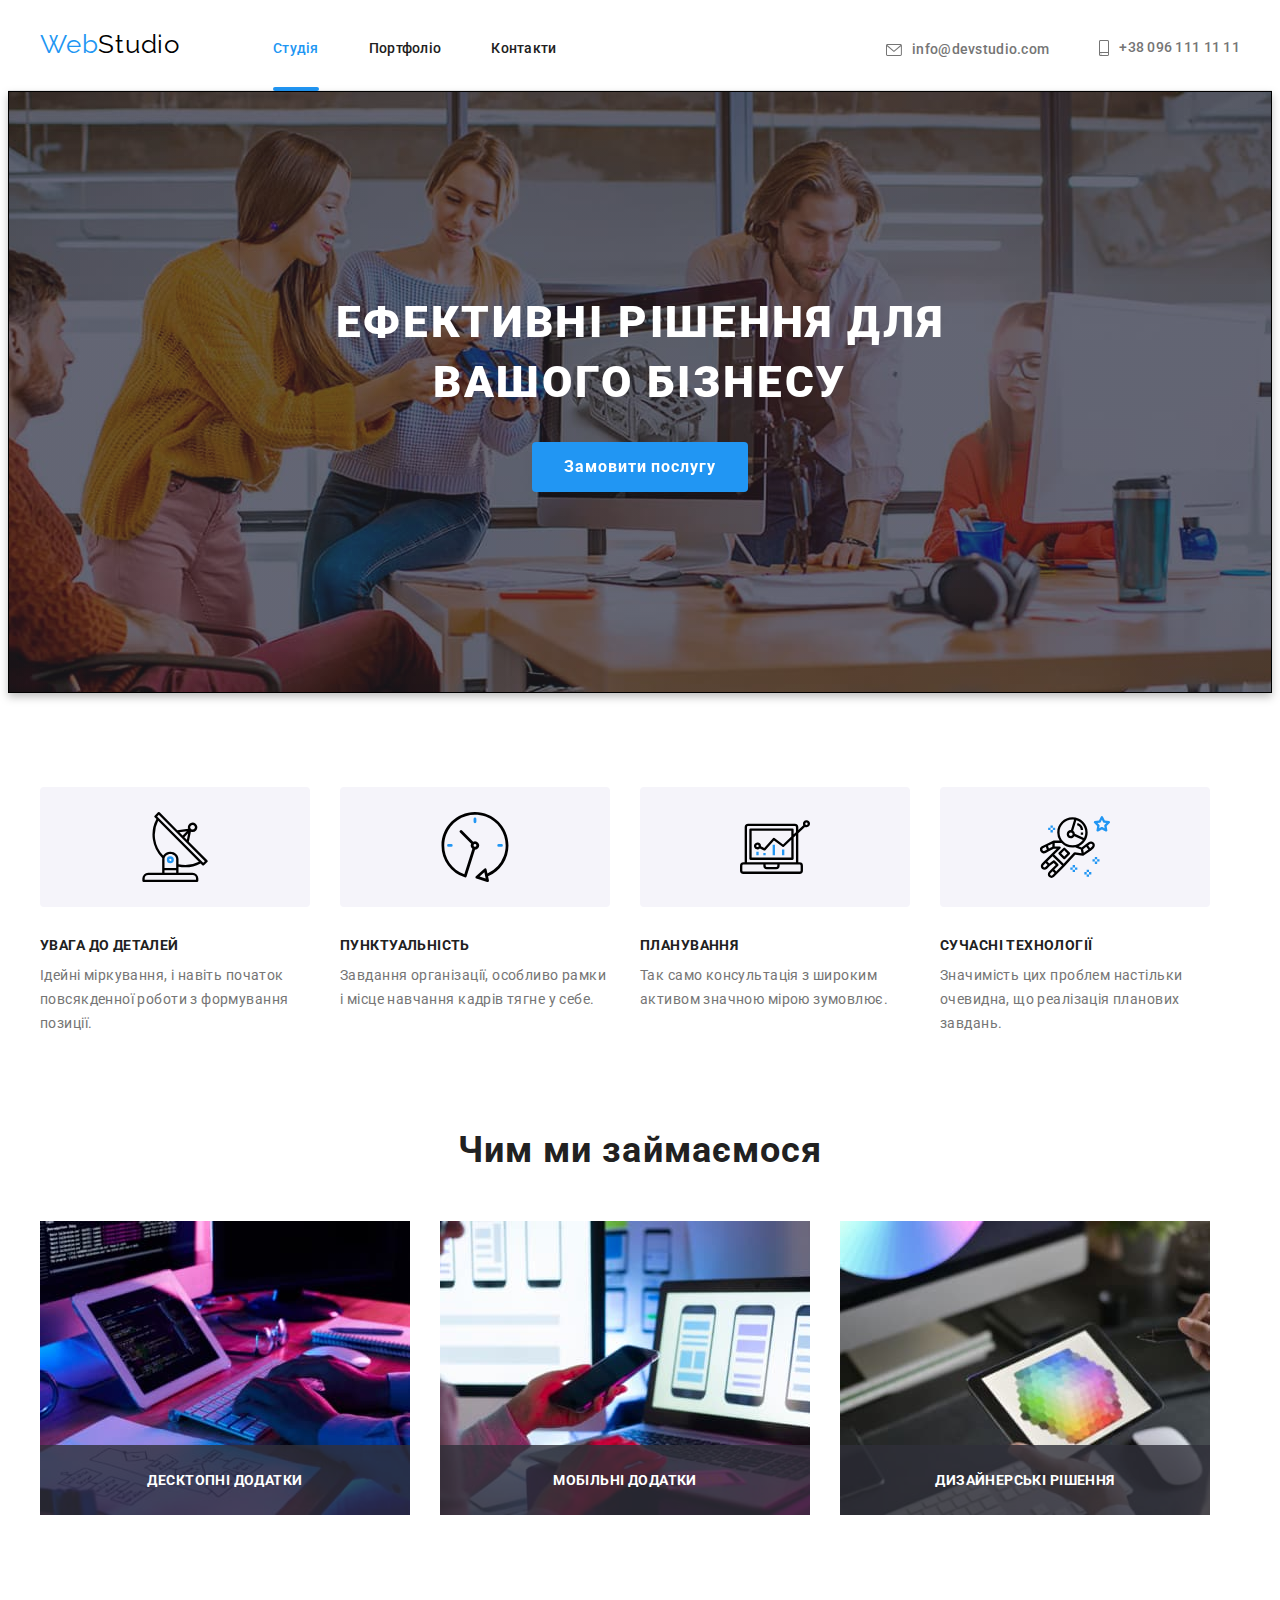
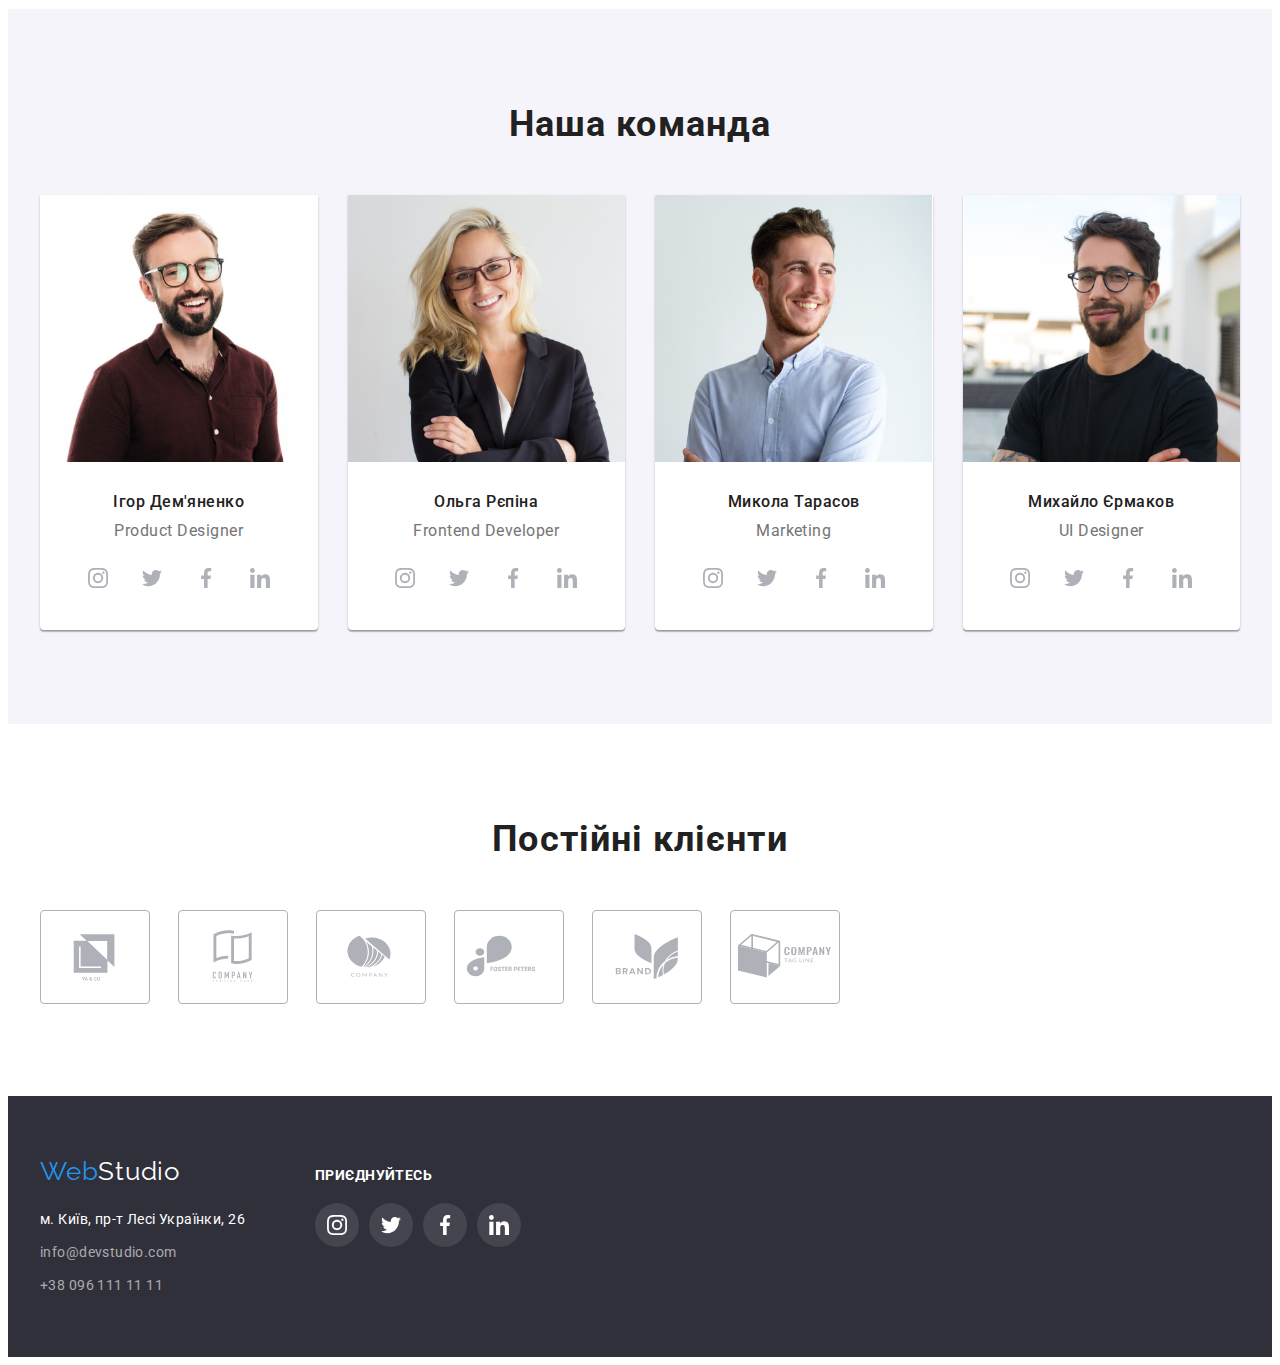
<file: index.html>
<!DOCTYPE html>
<html lang="UK">
  <head>
    <meta charset="UTF-8" />
    <meta http-equiv="X-UA-Compatible" content="IE=edge" />
    <meta name="viewport" content="width=device-width, initial-scale=1.0" />
    <title>Document</title>
    <!---------------------------- шфирти -->
    <link rel="preconnect" href="https://fonts.googleapis.com" />
    <link rel="preconnect" href="https://fonts.gstatic.com" crossorigin />
    <link
      href="https://fonts.googleapis.com/css2?family=Montserrat:wght@400;700&family=Raleway:wght@700&family=Roboto:wght@400;500;700;900&display=swap"
      rel="stylesheet"
    />
    <!-- -------------------------------нормалізатор -->
    <link
      rel="stylesheet"
      href="https://cdnjs.cloudflare.com/ajax/libs/modern-normalize/1.1.0/modern-normalize.min.css"
      integrity="sha512-wpPYUAdjBVSE4KJnH1VR1HeZfpl1ub8YT/NKx4PuQ5NmX2tKuGu6U/JRp5y+Y8XG2tV+wKQpNHVUX03MfMFn9Q=="
      crossorigin="anonymous"
      referrerpolicy="no-referrer"
    />
    <!-- ------------------------------------ екстернал табл стилів -->
    <link rel="stylesheet" href="./css/styles.css" />
  </head>
  <body>
    <header class="header">
      <!-- -----------------------------------------------контейнер -->
      <div class="container heder-container">
        <nav class="navigation">
          <a class="logo link" lang="en" href="./index.html"
            >Web<span class="header-logo">Studio</span></a
          >
          <ul class="navigation-list list">
            <li class="navigation-item">
              <a class="navigation-link link current" href="/index.html"
                >Студія</a
              >
            </li>
            <li class="navigation-item">
              <a class="navigation-link link" href="./portfolio.html"
                >Портфоліо</a
              >
            </li>
            <li class="navigation-item">
              <a class="navigation-link link" href="">Контакти</a>
            </li>
          </ul>
        </nav>
        <ul class="contact-list list">
          <li class="contact-item">
            <a class="item-contakt-link link" href="mailto:info@devstudio.com"
              ><svg class="header-mail-icon" width="16" height="12">
                <use href="./images/symbol-defs.svg#icon-envelope"></use></svg
              >info@devstudio.com</a
            >
          </li>
          <li class="contact-item">
            <a class="item-contakt-link link" href="tel:+380961111111"
              ><svg class="heder-tel-icon" width="10" height="16">
                <use href="./images/symbol-defs.svg#icon-smartphone"></use>
              </svg>
              +38 096 111 11 11</a
            >
          </li>
        </ul>
      </div>
    </header>
    <main>
      <!-- герой -->
      <!-- ---------------------------------------------------секція -->
      <section class="hero-section">
        <h1 class="hero-title">
          Ефективні рішення для <br />
          вашого бізнесу
        </h1>
        <button type="button" class="hero-btn" data-modal-open>
          Замовити послугу
        </button>
      </section>
      <!-- переваги -->
      <!-- ---------------------------------------------------секція -->
      <section class="preference-section">
        <!-- ------------------------------------------------контейнер -->
        <div class="container">
          <h2 class="preference-title visually-hidden">Переваги</h2>
          <!-- Прихований заголовок -->
          <ul class="preference-list list">
            <li class="preference-item">
              <div class="preference-picture">
                <svg class="icon-antenna" width="70" height="70">
                  <use href="./images/symbol-defs.svg#icon-antenna"></use>
                </svg>
              </div>
              <h3 class="preference-subtitle">УВАГА ДО ДЕТАЛЕЙ</h3>
              <p class="preference-text">
                Ідейні міркування, і навіть початок повсякденної роботи з
                формування позиції.
              </p>
            </li>
            <li class="preference-item">
              <div class="preference-picture">
                <svg class="icon-clock" width="70" height="70">
                  <use href="./images/symbol-defs.svg#icon-clock"></use>
                </svg>
              </div>
              <h3 class="preference-subtitle">ПУНКТУАЛЬНІСТЬ</h3>
              <p class="preference-text">
                Завдання організації, особливо рамки і місце навчання кадрів
                тягне у себе.
              </p>
            </li>
            <li class="preference-item">
              <div class="preference-picture">
                <svg class="icon-diagram" width="70" height="70">
                  <use href="./images/symbol-defs.svg#icon-diagram"></use>
                </svg>
              </div>
              <h3 class="preference-subtitle">ПЛАНУВАННЯ</h3>
              <p class="preference-text">
                Так само консультація з широким активом значною мірою зумовлює.
              </p>
            </li>
            <li class="preference-item">
              <div class="preference-picture">
                <svg class="icon-astronaut" width="70" height="70">
                  <use href="./images/symbol-defs.svg#icon-astronaut"></use>
                </svg>
              </div>
              <h3 class="preference-subtitle">СУЧАСНІ ТЕХНОЛОГІЇ</h3>
              <p class="preference-text">
                Значимість цих проблем настільки очевидна, що реалізація
                планових завдань.
              </p>
            </li>
          </ul>
        </div>
      </section>
      <!-- ЗАЙНЯТІСТЬ -->
      <!-- ---------------------------------------------------секція -->
      <section class="work work-section">
        <!-- ------------------------------------------------контейнер -->
        <div class="container">
          <h2 class="work-title">Чим ми займаємося</h2>
          <ul class="work-list list">
            <li class="work-list-item">
              <img
                src="./images/activity-1.jpg"
                alt="Людина друкує на компютері"
                width="370"
              />
              <div class="work-overlay">
                <p class="work-text-overlay">Десктопні додатки</p>
              </div>
            </li>
            <li class="work-list-item">
              <img
                src="./images/activity-2.jpg"
                alt="Синхронізація мобільного телефону та компютера"
                width="370"
              />
              <div class="work-overlay">
                <p class="work-text-overlay">Мобільні додатки</p>
              </div>
            </li>
            <li class="work-list-item">
              <img
                src="./images/activity-3.jpg"
                alt="Людина малює фігури на планшеті"
                width="370"
              />
              <div class="work-overlay">
                <p class="work-text-overlay">Дизайнерські рішення</p>
              </div>
            </li>
          </ul>
        </div>
      </section>
      <!-- КОМАНДА -->
      <!-- ----------------------------------------------------секція -->
      <section class="team-section">
        <!-- ------------------------------------------------контейнер -->
        <div class="container">
          <h2 class="team-title">Наша команда</h2>
          <ul class="team-list list">
            <li class="team-list-item">
              <img
                class="team-list-img"
                src="./images/photo-1.jpg"
                alt="Член команди №1"
              />
              <div class="teammate-info">
                <h3 class="team-subtitle">Ігор Дем'яненко</h3>
                <p class="team-text">Product Designer</p>
                <ul class="socials-contacts list">
                  <li class="social-contacts-item">
                    <a
                      class="social-contacts-link link"
                      href="https://www.instagram.com/"
                      target="_blank"
                      rel="noopener noreferrer nofollow"
                      aria-label="Інстаграм"
                    >
                      <svg class="team-soc-icon" width="20" height="20">
                        <use
                          href="./images/symbol-defs.svg#icon-instagram"
                        ></use>
                      </svg>
                    </a>
                  </li>
                  <li class="social-contacts-item">
                    <a
                      class="social-contacts-link link"
                      href="https://twitter.com/"
                      target="_blank"
                      rel="noopener noreferrer nofollow"
                      aria-label="Твіттер"
                    >
                      <svg class="team-soc-icon" width="20" height="20">
                        <use href="./images/symbol-defs.svg#icon-twitter"></use>
                      </svg>
                    </a>
                  </li>
                  <li class="social-contacts-item">
                    <a
                      class="social-contacts-link link"
                      href="https://www.facebook.com/"
                      target="_blank"
                      rel="noopener noreferrer nofollow"
                      aria-label="Фейсбук"
                    >
                      <svg class="team-soc-icon" width="20" height="20">
                        <use
                          href="./images/symbol-defs.svg#icon-facebook"
                        ></use>
                      </svg>
                    </a>
                  </li>
                  <li class="social-contacts-item">
                    <a
                      class="social-contacts-link link"
                      href="https://www.linkedin.com"
                      target="_blank"
                      rel="noopener noreferrer nofollow"
                      aria-label="Лінкедін"
                    >
                      <svg class="team-soc-icon" width="20" height="20">
                        <use
                          href="./images/symbol-defs.svg#icon-linkedin"
                        ></use>
                      </svg>
                    </a>
                  </li>
                </ul>
              </div>
            </li>
            <li class="team-list-item">
              <img
                class="team-list-img"
                src="./images/photo-2.jpg"
                alt="Член команди №2"
              />
              <div class="teammate-info">
                <h3 class="team-subtitle">Ольга Рєпіна</h3>
                <p class="team-text">Frontend Developer</p>
                <ul class="socials-contacts list">
                  <li class="social-contacts-item">
                    <a
                      class="social-contacts-link link"
                      href="https://www.instagram.com/"
                      target="_blank"
                      rel="noopener noreferrer nofollow"
                      aria-label="Інстаграм"
                    >
                      <svg class="team-soc-icon" width="20" height="20">
                        <use
                          href="./images/symbol-defs.svg#icon-instagram"
                        ></use>
                      </svg>
                    </a>
                  </li>
                  <li class="social-contacts-item">
                    <a
                      class="social-contacts-link link"
                      href="https://twitter.com/"
                      target="_blank"
                      rel="noopener noreferrer nofollow"
                      aria-label="Твіттер"
                    >
                      <svg class="team-soc-icon" width="20" height="20">
                        <use href="./images/symbol-defs.svg#icon-twitter"></use>
                      </svg>
                    </a>
                  </li>
                  <li class="social-contacts-item">
                    <a
                      class="social-contacts-link link"
                      href="https://www.facebook.com/"
                      target="_blank"
                      rel="noopener noreferrer nofollow"
                      aria-label="Фейсбук"
                    >
                      <svg class="team-soc-icon" width="20" height="20">
                        <use
                          href="./images/symbol-defs.svg#icon-facebook"
                        ></use>
                      </svg>
                    </a>
                  </li>
                  <li class="social-contacts-item">
                    <a
                      class="social-contacts-link link"
                      href="https://www.linkedin.com"
                      target="_blank"
                      rel="noopener noreferrer nofollow"
                      aria-label="Лінкедін"
                    >
                      <svg class="team-soc-icon" width="20" height="20">
                        <use
                          href="./images/symbol-defs.svg#icon-linkedin"
                        ></use>
                      </svg>
                    </a>
                  </li>
                </ul>
              </div>
            </li>
            <li class="team-list-item">
              <img
                class="team-list-img"
                src="./images/photo-3.jpg"
                alt="Член команди №3"
              />
              <div class="teammate-info">
                <h3 class="team-subtitle">Микола Тарасов</h3>
                <p class="team-text">Marketing</p>
                <ul class="socials-contacts list">
                  <li class="social-contacts-item">
                    <a
                      class="social-contacts-link link"
                      href="https://www.instagram.com/"
                      target="_blank"
                      rel="noopener noreferrer nofollow"
                      aria-label="Інстаграм"
                    >
                      <svg class="team-soc-icon" width="20" height="20">
                        <use
                          href="./images/symbol-defs.svg#icon-instagram"
                        ></use>
                      </svg>
                    </a>
                  </li>
                  <li class="social-contacts-item">
                    <a
                      class="social-contacts-link link"
                      href="https://twitter.com/"
                      target="_blank"
                      rel="noopener noreferrer nofollow"
                      aria-label="Твіттер"
                    >
                      <svg class="team-soc-icon" width="20" height="20">
                        <use href="./images/symbol-defs.svg#icon-twitter"></use>
                      </svg>
                    </a>
                  </li>
                  <li class="social-contacts-item">
                    <a
                      class="social-contacts-link link"
                      href="https://www.facebook.com/"
                      target="_blank"
                      rel="noopener noreferrer nofollow"
                      aria-label="Фейсбук"
                    >
                      <svg class="team-soc-icon" width="20" height="20">
                        <use
                          href="./images/symbol-defs.svg#icon-facebook"
                        ></use>
                      </svg>
                    </a>
                  </li>
                  <li class="social-contacts-item">
                    <a
                      class="social-contacts-link link"
                      href="https://www.linkedin.com"
                      target="_blank"
                      rel="noopener noreferrer nofollow"
                      aria-label="Лінкедін"
                    >
                      <svg class="team-soc-icon" width="20" height="20">
                        <use
                          href="./images/symbol-defs.svg#icon-linkedin"
                        ></use>
                      </svg>
                    </a>
                  </li>
                </ul>
              </div>
            </li>
            <li class="team-list-item">
              <img
                class="team-list-img"
                src="./images/photo-4.jpg"
                alt="Член команди №4"
              />
              <div class="teammate-info">
                <h3 class="team-subtitle">Михайло Єрмаков</h3>
                <p class="team-text">UI Designer</p>
                <ul class="socials-contacts list">
                  <li class="social-contacts-item">
                    <a
                      class="social-contacts-link link"
                      href="https://www.instagram.com/"
                      target="_blank"
                      rel="noopener noreferrer nofollow"
                      aria-label="Інстаграм"
                    >
                      <svg class="team-soc-icon" width="20" height="20">
                        <use
                          href="./images/symbol-defs.svg#icon-instagram"
                        ></use>
                      </svg>
                    </a>
                  </li>
                  <li class="social-contacts-item">
                    <a
                      class="social-contacts-link link"
                      href="https://twitter.com/"
                      target="_blank"
                      rel="noopener noreferrer nofollow"
                      aria-label="Твіттер"
                    >
                      <svg class="team-soc-icon" width="20" height="20">
                        <use href="./images/symbol-defs.svg#icon-twitter"></use>
                      </svg>
                    </a>
                  </li>
                  <li class="social-contacts-item">
                    <a
                      class="social-contacts-link link"
                      href="https://www.facebook.com/"
                      target="_blank"
                      rel="noopener noreferrer nofollow"
                      aria-label="Фейсбук"
                    >
                      <svg class="team-soc-icon" width="20" height="20">
                        <use
                          href="./images/symbol-defs.svg#icon-facebook"
                        ></use>
                      </svg>
                    </a>
                  </li>
                  <li class="social-contacts-item">
                    <a
                      class="social-contacts-link link"
                      href="https://www.linkedin.com"
                      target="_blank"
                      rel="noopener noreferrer nofollow"
                      aria-label="Лінкедін"
                    >
                      <svg class="team-soc-icon" width="20" height="20">
                        <use
                          href="./images/symbol-defs.svg#icon-linkedin"
                        ></use>
                      </svg>
                    </a>
                  </li>
                </ul>
              </div>
            </li>
          </ul>
        </div>
      </section>
      <!-- -----------------------------------------ПОСТІЙНІ КЛІЄНТИ -->
      <!-- --------------------------------------------секція -->
      <section class="clients-section">
        <div class="container">
          <h2 class="clients-title">Постійні клієнти</h2>
          <ul class="clients-list list">
            <li class="client-item">
              <a
                class="client-link link"
                href=""
                target="_blank"
                rel="noopener noreferrer nofollow"
                aria-label="клієнт"
              >
                <svg class="clients-icon" width="106" height="60">
                  <use href="./images/symbol-defs.svg#icon-Logo"></use></svg
              ></a>
            </li>
            <li class="client-item">
              <a
                class="client-link link"
                href=""
                target="_blank"
                rel="noopener noreferrer nofollow"
                aria-label="клієнт"
              >
                <svg class="clients-icon" width="106" height="60">
                  <use href="./images/symbol-defs.svg#icon-Logo-1"></use></svg
              ></a>
            </li>
            <li class="client-item">
              <a
                class="client-link link"
                href=""
                target="_blank"
                rel="noopener noreferrer nofollow"
                aria-label="клієнт"
              >
                <svg class="clients-icon" width="106" height="60">
                  <use href="./images/symbol-defs.svg#icon-Logo-2"></use></svg
              ></a>
            </li>
            <li class="client-item">
              <a
                class="client-link link"
                href=""
                target="_blank"
                rel="noopener noreferrer nofollow"
                aria-label="клієнт"
              >
                <svg class="clients-icon" width="106" height="60">
                  <use href="./images/symbol-defs.svg#icon-Logo-3"></use></svg
              ></a>
            </li>
            <li class="client-item">
              <a
                class="client-link link"
                href=""
                target="_blank"
                rel="noopener noreferrer nofollow"
                aria-label="клієнт"
              >
                <svg class="clients-icon" width="106" height="60">
                  <use href="./images/symbol-defs.svg#icon-Logo-4"></use></svg
              ></a>
            </li>
            <li class="client-item">
              <a
                class="client-link link"
                href=""
                target="_blank"
                rel="noopener noreferrer nofollow"
                aria-label="клієнт"
              >
                <svg class="clients-icon" width="106" height="60">
                  <use href="./images/symbol-defs.svg#icon-Logo-5"></use></svg
              ></a>
            </li>
          </ul>
        </div>
      </section>
    </main>
    <!-- ФУТЕР -->
    <footer class="footer">
      <!-- -----------------------------------------------контейнер -->
      <div class="container footer-container">
        <div class="footer-addres">
          <a class="logo-link-footer link" href="./index.html"
            >Web<span class="footer-logo">Studio</span></a
          >
          <address class="address">
            <ul class="address-list list">
              <li class="address-link-item">
                <a
                  class="address-map"
                  href=""
                  target="_blank"
                  rel="noopener noreferrer nofollow"
                  >м. Київ, пр-т Лесі Українки, 26</a
                >
              </li>
              <li class="address-link-item">
                <a class="address-mail" href="mailto:info@devstudio.com"
                  >info@devstudio.com</a
                >
              </li>
              <li class="address-link-item">
                <a class="address-tel" href="tel:+380961111111"
                  >+38 096 111 11 11</a
                >
              </li>
            </ul>
          </address>
        </div>
        <div class="social-footer">
          <h3 class="social-frtitle">приєднуйтесь</h3>
          <ul class="social-frlist list">
            <li class="social-fritem">
              <a
                class="social-frlink link"
                href="https://www.instagram.com/"
                target="_blank"
                rel="noopener noreferrer nofollow"
                aria-label="Інстаграм"
              >
                <svg class="footer-soc-icon" width="20" height="20">
                  <use
                    href="./images/symbol-defs.svg#icon-instagram"
                  ></use></svg
              ></a>
            </li>
            <li class="social-fritem">
              <a
                class="social-frlink link"
                href="https://twitter.com/"
                target="_blank"
                rel="noopener noreferrer nofollow"
                aria-label="Твіттер"
              >
                <svg class="footer-soc-icon" width="20" height="20">
                  <use href="./images/symbol-defs.svg#icon-twitter"></use></svg
              ></a>
            </li>
            <li class="social-fritem">
              <a
                class="social-frlink link"
                href="https://www.facebook.com/"
                target="_blank"
                rel="noopener noreferrer nofollow"
                aria-label="Фейсбук"
              >
                <svg class="footer-soc-icon" width="20" height="20">
                  <use href="./images/symbol-defs.svg#icon-facebook"></use></svg
              ></a>
            </li>
            <li class="social-fritem">
              <a
                class="social-frlink link"
                href="https://www.linkedin.com"
                target="_blank"
                rel="noopener noreferrer nofollow"
                aria-label="Лінкедін"
              >
                <svg class="footer-soc-icon" width="20" height="20">
                  <use href="./images/symbol-defs.svg#icon-linkedin"></use></svg
              ></a>
            </li>
          </ul>
        </div>
      </div>
    </footer>
    <!-- MОДАЛКА -->
    <div class="backdrop is-hidden" data-modal>
      <div class="modal">
        <button class="button-close" type="button" data-modal-close>
          <svg class="icon-close" width="11" height="11">
            <use href="./images/symbol-defs.svg#icon-Vector"></use>
          </svg>
        </button>
      </div>
    </div>
    <!-- Скріпт -->
    <script src="./js/modal.js"></script>
  </body>
</html>
</file>
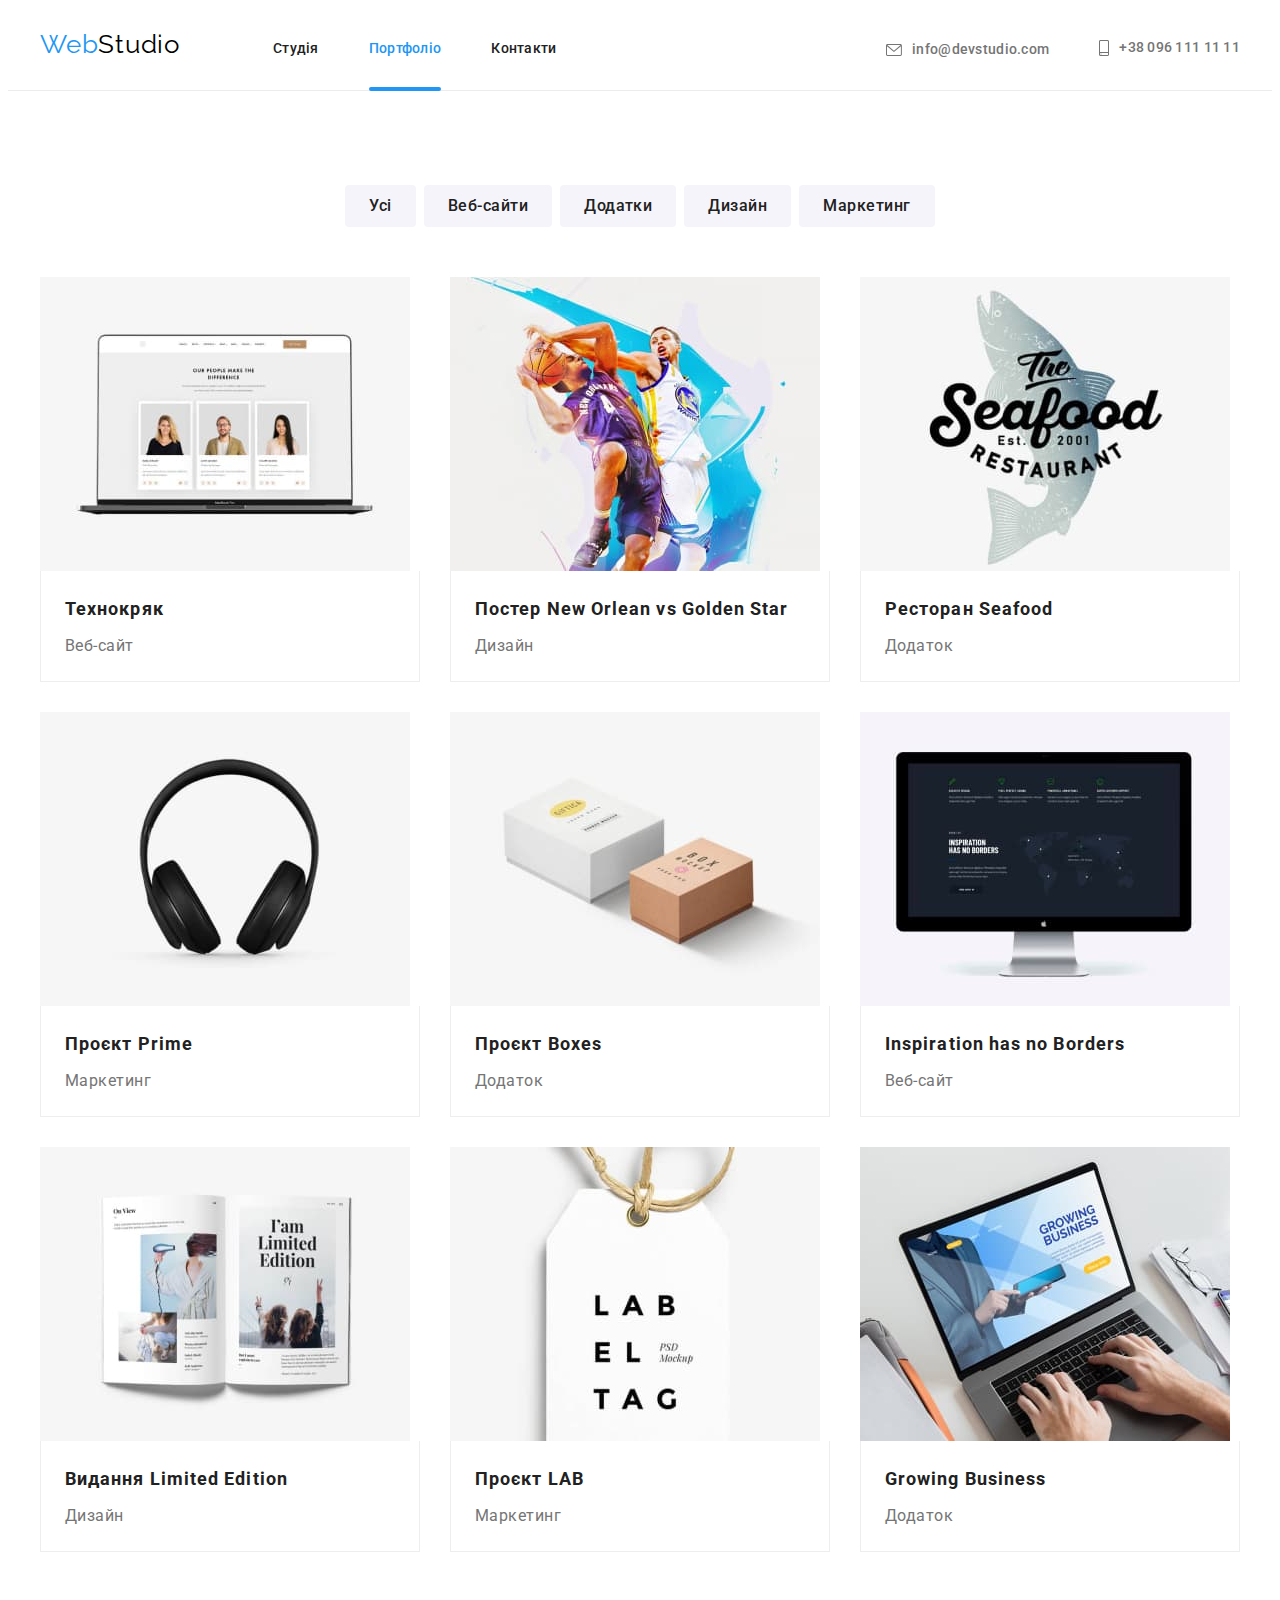
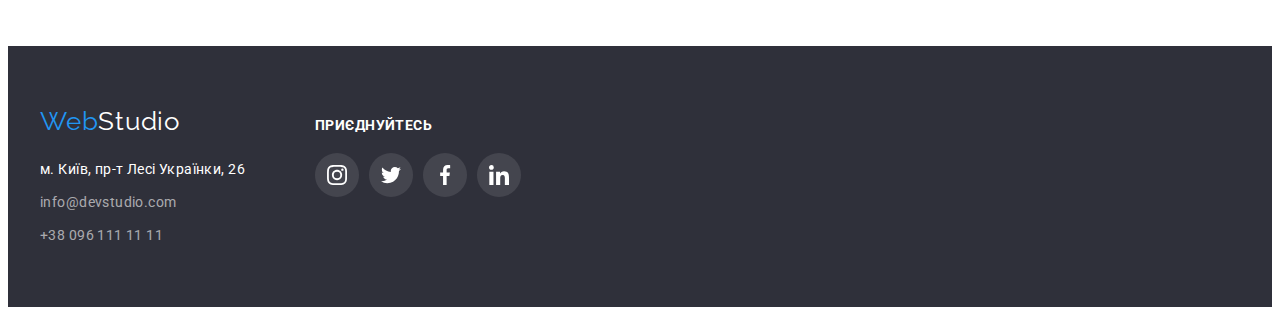
<file: portfolio.html>
<!DOCTYPE html>
<html lang="UK">
  <head>
    <meta charset="UTF-8" />
    <meta http-equiv="X-UA-Compatible" content="IE=edge" />
    <meta name="viewport" content="width=device-width, initial-scale=1.0" />
    <title>Document</title>
    <!---------------------------- шфирти -->
    <link rel="preconnect" href="https://fonts.googleapis.com" />
    <link rel="preconnect" href="https://fonts.gstatic.com" crossorigin />
    <link
      href="https://fonts.googleapis.com/css2?family=Montserrat:wght@400;700&family=Raleway:wght@700&family=Roboto:wght@400;500;700;900&display=swap"
      rel="stylesheet"
    />
    <!-- -------------------------------нормалізатор -->
    <link
      rel="stylesheet"
      href="https://cdnjs.cloudflare.com/ajax/libs/modern-normalize/1.1.0/modern-normalize.min.css"
      integrity="sha512-wpPYUAdjBVSE4KJnH1VR1HeZfpl1ub8YT/NKx4PuQ5NmX2tKuGu6U/JRp5y+Y8XG2tV+wKQpNHVUX03MfMFn9Q=="
      crossorigin="anonymous"
      referrerpolicy="no-referrer"
    />
    <!-- ------------------------------------ екстернал табл стилів -->
    <link rel="stylesheet" href="./css/styles.css" />
  </head>
  <body>
    <header class="header">
      <!-- -----------------------------------------------контейнер -->
      <div class="container heder-container">
        <nav class="navigation">
          <a class="logo link" lang="en" href="./index.html"
            >Web<span class="header-logo">Studio</span></a
          >
          <ul class="navigation-list list">
            <li class="navigation-item">
              <a class="navigation-link link" href="./index.html">Студія</a>
            </li>
            <li class="navigation-item">
              <a class="navigation-link link current" href="">Портфоліо</a>
            </li>
            <li class="navigation-item">
              <a class="navigation-link link" href="">Контакти</a>
            </li>
          </ul>
        </nav>
        <ul class="contact-list list">
          <li class="contact-item">
            <a class="item-contakt-link link" href="mailto:info@devstudio.com"
              ><svg class="header-mail-icon" width="16" height="12">
                <use href="./images/symbol-defs.svg#icon-envelope"></use></svg
              >info@devstudio.com</a
            >
          </li>
          <li class="contact-item">
            <a class="item-contakt-link link" href="tel:+380961111111"
              ><svg class="heder-tel-icon" width="10" height="16">
                <use href="./images/symbol-defs.svg#icon-smartphone"></use>
              </svg>
              +38 096 111 11 11</a
            >
          </li>
        </ul>
      </div>
    </header>
    <main>
      <!-- секція -->
      <section class="portfolio-section">
        <!-- контейнер -->
        <div class="container">
          <!-- прихований -->
          <h1 class="portfolio-title visually-hidden">Категорії</h1>
          <!-- ----------------------------------------------кнопки -->
          <ul class="portfolio-filtrs list">
            <!-- ховер - фокус -->
            <li class="p-filtr-item">
              <button type="button" class="filtr-btn">Усі</button>
            </li>
            <li class="p-filtr-item">
              <button type="button" class="filtr-btn">Веб-сайти</button>
            </li>
            <li class="p-filtr-item">
              <button type="button" class="filtr-btn">Додатки</button>
            </li>
            <li class="p-filtr-item">
              <button type="button" class="filtr-btn">Дизайн</button>
            </li>
            <li class="p-filtr-item">
              <button type="button" class="filtr-btn">Маркетинг</button>
            </li>
          </ul>
          <!-- ----------------------------------------------проекти -->
          <ul class="portfolio-projects list">
            <li class="p-projects-item">
              <a class="p-projects-link link" href="">
                <div class="project-overlay-thumb">
                  <img src="./images/portfolio1.jpg" alt="команда з трьох" />
                  <div class="project-overlay">
                    <p class="project-overlay-text">
                      Ресурс пропонує комплексні пропозиції з різним рівнем
                      функціоналу та сервісів. Все це дозволить відвідувачу
                      отримати вичерпні відомості про компанію чи приватну
                      особу.
                    </p>
                  </div>
                </div>

                <div class="project-info">
                  <h2 class="p-projects-title">Технокряк</h2>
                  <p class="p-projects-text">Веб-сайт</p>
                </div>
              </a>
            </li>
            <li class="p-projects-item">
              <a class="p-projects-link link" href="">
                <div class="project-overlay-thumb">
                  <img src="./images/portfolio2.jpg" alt="баскетбол" />
                  <div class="project-overlay">
                    <p class="project-overlay-text">
                      Ресурс пропонує комплексні пропозиції з різним рівнем
                      функціоналу та сервісів. Все це дозволить відвідувачу
                      отримати вичерпні відомості про компанію чи приватну
                      особу.
                    </p>
                  </div>
                </div>

                <div class="project-info">
                  <h2 class="p-projects-title">
                    Постер New Orlean vs Golden Star
                  </h2>
                  <p class="p-projects-text">Дизайн</p>
                </div>
              </a>
            </li>
            <li class="p-projects-item">
              <a class="p-projects-link link" href="">
                <div class="project-overlay-thumb">
                  <img src="./images/portfolio3.jpg" alt="реклама ректорану" />
                  <div class="project-overlay">
                    <p class="project-overlay-text">
                      Ресурс пропонує комплексні пропозиції з різним рівнем
                      функціоналу та сервісів. Все це дозволить відвідувачу
                      отримати вичерпні відомості про компанію чи приватну
                      особу.
                    </p>
                  </div>
                </div>
                <div class="project-info">
                  <h2 class="p-projects-title">Ресторан Seafood</h2>
                  <p class="p-projects-text">Додаток</p>
                </div>
              </a>
            </li>
            <li class="p-projects-item">
              <a class="p-projects-link link" href="">
                <div class="project-overlay-thumb">
                  <img src="./images/portfolio4.jpg" alt="навушники" />
                  <div class="project-overlay">
                    <p class="project-overlay-text">
                      Ресурс пропонує комплексні пропозиції з різним рівнем
                      функціоналу та сервісів. Все це дозволить відвідувачу
                      отримати вичерпні відомості про компанію чи приватну
                      особу.
                    </p>
                  </div>
                </div>

                <div class="project-info">
                  <h2 class="p-projects-title">Проєкт Prime</h2>
                  <p class="p-projects-text">Маркетинг</p>
                </div>
              </a>
            </li>
            <li class="p-projects-item">
              <a class="p-projects-link link" href="">
                <div class="project-overlay-thumb">
                  <img
                    src="./images/portfolio5.jpg"
                    alt="дві коробочки з картону"
                  />
                  <div class="project-overlay">
                    <p class="project-overlay-text">
                      Ресурс пропонує комплексні пропозиції з різним рівнем
                      функціоналу та сервісів. Все це дозволить відвідувачу
                      отримати вичерпні відомості про компанію чи приватну
                      особу.
                    </p>
                  </div>
                </div>
                <div class="project-info">
                  <h2 class="p-projects-title">Проєкт Boxes</h2>
                  <p class="p-projects-text">Додаток</p>
                </div>
              </a>
            </li>
            <li class="p-projects-item">
              <a class="p-projects-link link" href="">
                <div class="project-overlay-thumb">
                  <img src="./images/portfolio6.jpg" alt="компютер" />
                  <div class="project-overlay">
                    <p class="project-overlay-text">
                      Ресурс пропонує комплексні пропозиції з різним рівнем
                      функціоналу та сервісів. Все це дозволить відвідувачу
                      отримати вичерпні відомості про компанію чи приватну
                      особу.
                    </p>
                  </div>
                </div>

                <div class="project-info">
                  <h2 class="p-projects-title">Inspiration has no Borders</h2>
                  <p class="p-projects-text">Веб-сайт</p>
                </div>
              </a>
            </li>
            <li class="p-projects-item">
              <a class="p-projects-link link" href="">
                <div class="project-overlay-thumb">
                  <img src="./images/portfolio7.jpg" alt="книга" />
                  <div class="project-overlay">
                    <p class="project-overlay-text">
                      Ресурс пропонує комплексні пропозиції з різним рівнем
                      функціоналу та сервісів. Все це дозволить відвідувачу
                      отримати вичерпні відомості про компанію чи приватну
                      особу.
                    </p>
                  </div>
                </div>
                <div class="project-info">
                  <h2 class="p-projects-title">Видання Limited Edition</h2>
                  <p class="p-projects-text">Дизайн</p>
                </div>
              </a>
            </li>
            <li class="p-projects-item">
              <a class="p-projects-link link" href="">
                <div class="project-overlay-thumb">
                  <img src="./images/portfolio8.jpg" alt="етикетка" />
                  <div class="project-overlay">
                    <p class="project-overlay-text">
                      Ресурс пропонує комплексні пропозиції з різним рівнем
                      функціоналу та сервісів. Все це дозволить відвідувачу
                      отримати вичерпні відомості про компанію чи приватну
                      особу.
                    </p>
                  </div>
                </div>

                <div class="project-info">
                  <h2 class="p-projects-title">Проєкт LAB</h2>
                  <p class="p-projects-text">Маркетинг</p>
                </div>
              </a>
            </li>
            <li class="p-projects-item">
              <a class="p-projects-link link" href="">
                <div class="project-overlay-thumb">
                  <img src="./images/portfolio9.jpg" alt="ноутбук" />
                  <div class="project-overlay">
                    <p class="project-overlay-text">
                      Ресурс пропонує комплексні пропозиції з різним рівнем
                      функціоналу та сервісів. Все це дозволить відвідувачу
                      отримати вичерпні відомості про компанію чи приватну
                      особу.
                    </p>
                  </div>
                </div>

                <div class="project-info">
                  <h2 class="p-projects-title">Growing Business</h2>
                  <p class="p-projects-text">Додаток</p>
                </div>
              </a>
            </li>
          </ul>
        </div>
      </section>
    </main>
    <!-- ФУТЕР -->
    <footer class="footer">
      <!-- -----------------------------------------------контейнер -->
      <div class="container footer-container">
        <div class="footer-addres">
          <a class="logo-link-footer link" href="./index.html"
            >Web<span class="footer-logo">Studio</span></a
          >
          <address class="address">
            <ul class="address-list list">
              <li class="address-link-item">
                <a
                  class="address-map"
                  href=""
                  target="_blank"
                  rel="noopener noreferrer nofollow"
                  >м. Київ, пр-т Лесі Українки, 26</a
                >
              </li>
              <li class="address-link-item">
                <a class="address-mail" href="mailto:info@devstudio.com"
                  >info@devstudio.com</a
                >
              </li>
              <li class="address-link-item">
                <a class="address-tel" href="tel:+380961111111"
                  >+38 096 111 11 11</a
                >
              </li>
            </ul>
          </address>
        </div>
        <div class="social-footer">
          <h3 class="social-frtitle">приєднуйтесь</h3>
          <ul class="social-frlist list">
            <li class="social-fritem">
              <a
                class="social-frlink link"
                href="https://www.instagram.com/"
                target="_blank"
                rel="noopener noreferrer nofollow"
                aria-label="Інстаграм"
              >
                <svg class="footer-soc-icon" width="20" height="20">
                  <use
                    href="./images/symbol-defs.svg#icon-instagram"
                  ></use></svg
              ></a>
            </li>
            <li class="social-fritem">
              <a
                class="social-frlink link"
                href="https://twitter.com/"
                target="_blank"
                rel="noopener noreferrer nofollow"
                aria-label="Твіттер"
              >
                <svg class="footer-soc-icon" width="20" height="20">
                  <use href="./images/symbol-defs.svg#icon-twitter"></use></svg
              ></a>
            </li>
            <li class="social-fritem">
              <a
                class="social-frlink link"
                href="https://www.facebook.com/"
                target="_blank"
                rel="noopener noreferrer nofollow"
                aria-label="Фейсбук"
              >
                <svg class="footer-soc-icon" width="20" height="20">
                  <use href="./images/symbol-defs.svg#icon-facebook"></use></svg
              ></a>
            </li>
            <li class="social-fritem">
              <a
                class="social-frlink link"
                href="https://www.linkedin.com"
                target="_blank"
                rel="noopener noreferrer nofollow"
                aria-label="Лінкедін"
              >
                <svg class="footer-soc-icon" width="20" height="20">
                  <use href="./images/symbol-defs.svg#icon-linkedin"></use></svg
              ></a>
            </li>
          </ul>
        </div>
      </div>
    </footer>
  </body>
</html>
</file>
<file: css/styles.css>
:root {
  --brand-color: #2196f3;
  --text-color: #757575;
  --anima-tz: 250ms cubic-bezier(0.4, 0, 0.2, 1);
}

html {
  scroll-behavior: smooth;
}

body {
  font-family: "Roboto", sans-serif;
  background-color: #ffffff;
}

/*---------------------- лінк ліст */
.link {
  text-decoration: none;
}
.list {
  list-style: none;
  margin: 0;
  padding: 0;
}
h1,
h2,
h3,
h4,
h5,
h6,
p {
  margin: 0;
}
img {
  display: block;
  max-width: 100%;
  height: auto;
}
.container {
  width: 1200px;
  padding-left: 15px;
  padding-right: 15px;
  margin-left: auto;
  margin-right: auto;
}
/* ------------------------------Хедер */
.header {
  background-color: #ffffff;
  border-bottom: 1px solid #ececec;
}
.heder-container {
  display: flex;
  align-items: center;
}
.logo {
  font-family: "Raleway", sans-serif;
  font-size: 26px;
  line-height: 1.19;
  letter-spacing: 0.03em;
  color: var(--brand-color);
}

.header-logo {
  color: #000000;
}

/*------- навігація */

.navigation {
  display: flex;
  align-items: baseline;
}

.navigation-list {
  display: flex;
  margin-left: 93px;
  text-align: center;
}
.navigation-item:not(:last-child) {
  margin-right: 50px;
}

.navigation-link {
  display: block;
  padding-top: 32px;
  padding-bottom: 32px;

  font-weight: 500;
  font-size: 14px;
  line-height: 1.14;
  letter-spacing: 0.02em;
  color: #212121;

  position: relative;
  transition: color var(--anima-tz);
}
.navigation-link:hover,
.navigation-link:focus {
  color: var(--brand-color);
}
.contact-list {
  display: flex;
  margin-left: auto;
  align-items: baseline;
}
.contact-item:not(:last-child) {
  margin-right: 50px;
}
.item-contakt-link {
  display: flex;
  align-items: center;
  padding-top: 32px;
  padding-bottom: 32px;

  font-weight: 500;
  font-size: 14px;
  line-height: 1.14;
  letter-spacing: 0.02em;
  color: var(--text-color);

  transition: color var(--anima-tz);
}
.header-mail-icon,
.heder-tel-icon {
  fill: currentColor;
  margin-right: 10px;
}
.item-contakt-link:hover,
.item-contakt-link:focus {
  color: var(--brand-color);
}
.navigation-link.current {
  color: var(--brand-color);
}

.navigation-link.current::after {
  content: "";
  display: inline-block;
  height: 4px;
  width: 100%;
  background: var(--brand-color);
  border-radius: 2px;

  position: absolute;
  left: 0;
  bottom: -2px;
}
/* transform: translateY(46px); або боттом -2 */

/*------------------------------ ГЕРОЙ */
.hero-section {
  max-width: 1600px;
  margin-left: auto;
  margin-right: auto;
  padding-top: 200px;
  padding-bottom: 200px;
  text-align: center;
  border: 1px solid #000000;
  filter: drop-shadow(0px 4px 4px rgba(0, 0, 0, 0.25));

  background: #2f303a;
  background-image: linear-gradient(
      rgba(47, 48, 58, 0.4),
      rgba(47, 48, 58, 0.4)
    ),
    url(../images/hero-img.jpg);
  background-repeat: no-repeat;
  background-position: center;
  background-size: cover;
}

.hero-title {
  font-weight: 900;
  font-size: 44px;
  line-height: calc(60 / 44);
  text-align: center;
  letter-spacing: 0.06em;
  text-transform: uppercase;
  color: #ffffff;
  margin-bottom: 30px;
}

.hero-btn {
  display: inline-block;
  font-family: inherit;
  font-style: normal;
  font-weight: 700;
  font-size: 16px;
  line-height: calc(30 / 16);
  letter-spacing: 0.06em;
  color: #ffffff;

  min-width: 216px;
  min-height: 50px;
  padding: 8px 30px;
  border-radius: 4px;
  border-color: transparent;
  cursor: pointer;
  background: var(--brand-color);

  transition: background var(--anima-tz);
}

.hero-btn:hover,
.hero-btn:focus {
  background-color: rgb(7, 102, 190);
}

/*------------------------------ ПЕРЕВАГИ */
.preference-section {
  padding-top: 94px;
  padding-bottom: 94px;
}
.visually-hidden {
  position: absolute;
  white-space: nowrap;
  width: 1px;
  height: 1px;
  overflow: hidden;
  border: 0;
  padding: 0;
  clip: rect(0 0 0 0);
  clip-path: inset(50%);
  margin: -1px;
}
.preference-list {
  display: flex;
  text-align: left;
  gap: 30px;
}
.preference-item {
  width: 270px;
}
.preference-picture {
  display: flex;
  justify-content: center;
  align-items: center;
  height: 120px;
  background-color: #f5f4fa;
  border-radius: 4px;
  margin-bottom: 30px;
}

.preference-subtitle {
  font-size: 14px;
  line-height: calc(16 / 14);
  letter-spacing: 0.03em;
  text-transform: uppercase;
  color: #212121;

  margin-bottom: 10px;
}
.preference-text {
  font-size: 14px;
  line-height: calc(24 / 14);
  letter-spacing: 0.03em;
  color: var(--text-color);
}

/* -----------------------------ЗАЙНЯТІСТЬ */
.work-section {
  padding-bottom: 94px;
}
.work-title {
  font-size: 36px;
  line-height: calc(42 / 36);
  text-align: center;
  letter-spacing: 0.03em;
  color: #212121;

  margin-bottom: 50px;
}
.work-list {
  display: flex;
  gap: 30px;
}
.work-list-item {
  position: relative;
}
.work-overlay {
  position: absolute;
  bottom: 0;

  width: 100%;
  padding-top: 27px;
  padding-bottom: 27px;
  background-color: rgba(47, 48, 58, 0.8);
}
.work-text-overlay {
  font-weight: 700;
  font-size: 14px;
  line-height: calc(16 / 14);
  text-align: center;
  letter-spacing: 0.03em;
  text-transform: uppercase;
  color: #ffffff;
}

/* ------------------------------КОМАНДА */
.team-section {
  padding-top: 94px;
  padding-bottom: 94px;
  background: #f5f4fa;
}

.team-title {
  font-size: 36px;
  line-height: calc(42 / 36);
  text-align: center;
  letter-spacing: 0.03em;
  color: #212121;
  margin-bottom: 50px;
}
.team-list {
  display: flex;
  margin-left: -30px;
  margin-top: -30px;
}

.team-list-item {
  flex-basis: calc(100% / 4 - 30px);
  margin-left: 30px;
  margin-top: 30px;
  border-radius: 0px 0px 4px 4px;
  background: #ffffff;
  box-shadow: 0px 1px 3px rgba(0, 0, 0, 0.12), 0px 1px 1px rgba(0, 0, 0, 0.14),
    0px 2px 1px rgba(0, 0, 0, 0.2);
}
.teammate-info {
  text-align: center;
  padding-top: 30px;
  padding-bottom: 30px;
}
.team-subtitle {
  font-weight: 500;
  font-size: 16px;
  line-height: calc(19 / 16);
  letter-spacing: 0.03em;
  color: #212121;

  margin-bottom: 10px;
}
.team-text {
  font-size: 16px;
  line-height: calc(19 / 16);
  letter-spacing: 0.03em;
  color: var(--text-color);
  margin-bottom: 16px;
}
.socials-contacts {
  display: flex;
  justify-content: center;
  align-items: center;
  gap: 10px;
}
.social-contacts-item {
  width: 44px;
  height: 44px;
}
.social-contacts-link {
  display: flex;
  justify-content: center;
  align-items: center;
  border-radius: 50%;
  width: 100%;
  height: 100%;
  color: #afb1b8;
  transition: background-color var(--anima-tz), color var(--anima-tz);
}

.social-contacts-link:hover,
.social-contacts-link:focus {
  background-color: var(--brand-color);
  color: #ffffff;
}

.team-soc-icon {
  fill: currentColor;
}

/* <!-- -----------ПОСТІЙНІ КЛІЄНТИ --> */
.clients-section {
  padding-top: 94px;
  padding-bottom: 94px;
}
.clients-title {
  font-size: 36px;
  line-height: calc(42 / 36);
  text-align: center;
  letter-spacing: 0.03em;
  color: #212121;
  margin-bottom: 50px;
}

.clients-list {
  display: flex;
  gap: 30px;
}
.client-item {
  flex-basis: calc((100% -30 * 5) / 6);
  height: 92px;
}
.client-link {
  width: 100%;
  height: 100%;

  display: flex;
  justify-content: center;
  align-items: center;
  color: #afb1b8;
  border: 1px solid #afb1b8;
  border-radius: 4px;
  transition: color var(--anima-tz), border var(--anima-tz);
}
.client-link:hover,
.client-link:focus {
  border: 1px solid var(--brand-color);
  color: var(--brand-color);
}
.clients-icon {
  fill: currentColor;
}

/* _____________________ФУТЕР */

.footer {
  background: #2f303a;
  padding-top: 60px;
  padding-bottom: 60px;
}
.footer-container {
  display: flex;
  align-items: baseline;
}
.logo-link-footer {
  display: inline-block;
  font-family: "Raleway", sans-serif;
  font-size: 26px;
  line-height: calc(31 / 26);
  letter-spacing: 0.03em;
  color: var(--brand-color);
  margin-bottom: 20px;
}
.footer-logo {
  color: #ffffff;
}
.address-map {
  font-size: 14px;
  line-height: calc(24 / 14);
  letter-spacing: 0.03em;
  font-style: normal;
  text-decoration: none;
  color: #ffffff;
  display: inline-block;
  margin-bottom: 9px;
}
.address-tel,
.address-mail {
  display: inline-block;
  font-style: normal;
  font-size: 14px;
  line-height: calc(24 / 14);
  letter-spacing: 0.03em;
  text-decoration: none;
  color: rgba(255, 255, 255, 0.6);

  transition: color var(--anima-tz);
}
.address-mail {
  margin-bottom: 9px;
}
.address-tel:hover,
.address-tel:focus,
.address-mail:hover,
.address-mail:focus {
  color: var(--brand-color);
}
.social-footer {
  margin-left: 70px;
}
.social-frtitle {
  font-size: 14px;
  line-height: calc(16 / 14);
  letter-spacing: 0.03em;
  text-transform: uppercase;
  color: #ffffff;
  margin-bottom: 20px;
}
.social-frlist {
  display: flex;
  justify-content: center;
  text-align: center;
  gap: 10px;
}
.social-fritem {
  width: 44px;
  height: 44px;
}
.social-frlink {
  display: flex;
  justify-content: center;
  align-items: center;
  width: 100%;
  height: 100%;
  color: #ffffff;
  background-color: rgba(255, 255, 255, 0.1);
  border-radius: 50%;

  transition: background-color var(--anima-tz);
}
.social-frlink:hover,
.social-frlink:focus {
  background-color: var(--brand-color);
}
.footer-soc-icon {
  fill: currentColor;
}

/* =================================== */
/* =========ПОРТФОЛІО ХТМЛ============ */
/* =================================== */
.portfolio-section {
  padding-top: 94px;
  padding-bottom: 94px;
}
.portfolio-filtrs {
  display: flex;
  gap: 8px;
  align-items: center;
  justify-content: center;
  margin-bottom: 50px;
}

.filtr-btn {
  font-family: inherit;
  font-style: normal;
  font-weight: 500;
  font-size: 16px;
  line-height: calc(26 / 16);
  text-align: center;
  letter-spacing: 0.03em;
  color: #212121;
  background: #f5f4fa;
  border-radius: 4px;
  cursor: pointer;
  padding: 6px 22px;
  border-color: transparent;

  transition: color var(--anima-tz), background-color var(--anima-tz),
    box-shadow var(--anima-tz);
}

.filtr-btn:hover,
.filtr-btn:focus {
  color: #ffffff;
  background-color: var(--brand-color);
  box-shadow: 0px 3px 1px rgba(0, 0, 0, 0.1), 0px 1px 2px rgba(0, 0, 0, 0.08),
    0px 2px 2px rgba(0, 0, 0, 0.12);
}

/* список 2 */
.portfolio-projects {
  display: flex;
  flex-wrap: wrap;
  margin-left: -30px;
  margin-top: -30px;
}
.p-projects-item {
  flex-basis: calc(100% / 3 - 30px);
  margin-left: 30px;
  margin-top: 30px;
}
.p-projects-title {
  margin-bottom: 4px;
  font-size: 18px;
  line-height: calc(36 / 18);
  letter-spacing: 0.06em;
  color: #212121;
}
.p-projects-text {
  font-size: 16px;
  line-height: calc(30 / 16);
  letter-spacing: 0.03em;
  color: #757575;
}
.project-info {
  padding: 20px 24px;
  border: 1px solid #eeeeee;
  border-top: none;
}
.p-projects-link {
  display: block;
  transition: box-shadow var(--anima-tz);
}
.p-projects-item:hover .p-projects-link,
.p-projects-item:focus .p-projects-link {
  box-shadow: 0px 1px 1px rgba(0, 0, 0, 0.12), 0px 4px 4px rgba(0, 0, 0, 0.06),
    1px 4px 6px rgba(0, 0, 0, 0.16);
}

/* оверлей */
.project-overlay-thumb {
  position: relative;
  overflow: hidden;
}

.project-overlay {
  position: absolute;
  top: 0;
  left: 0;

  padding: 63px 24px;
  height: 100%;
  width: 100%;
  background: rgba(33, 150, 243, 0.9);
  /* border: 1px solid #000000; */
  box-shadow: 0px 4px 4px rgba(0, 0, 0, 0.25);
  opacity: 0;

  transform: translateY(100%);
  transition: transform var(--anima-tz), opacity var(--anima-tz);
}

.p-projects-item:hover .project-overlay {
  transform: translateY(0);
  opacity: 1;
  backdrop-filter: blur(3px);
}

.project-overlay-text {
  font-size: 18px;
  line-height: calc(28 / 18);
  letter-spacing: 0.03em;
  color: #ffffff;
}

/* -------------------------оверлей з before */
/* .project-overlay-thumb {
  position: relative;
}
 .project-overlay-thumb::before {
  position: absolute;
  content: "";
  display: inline-block;
  width: 100%;
  height: 100%;
 background: rgba(33, 150, 243, 0.9);
  border: 1px solid #000000;
  box-shadow: 0px 4px 4px rgba(0, 0, 0, 0.25);
  opacity: 0;
 }
 .project-overlay {
  position: absolute;
  top: 0;
  left: 0;
  padding: 63px 24px;
  width: 100%;
  opacity: 0;
 }
 .project-overlay-thumb:hover::before {
 opacity: 1;
 }
 .project-overlay:hover {
  opacity: 1;
 } */
/* -------------------------оверлей з before */

/*------------------------------ МОДАЛКА */

.is-hidden {
  opacity: 0;
  pointer-events: none;
  visibility: hidden;
}

.backdrop {
  position: fixed;
  top: 0;
  left: 0;
  width: 100%;
  height: 100%;
  background-color: rgba(0, 0, 0, 0.2);
  backdrop-filter: blur(2px);

  transition: opacity var(--anima-tz), visibility var(--anima-tz);
}

.modal {
  width: 528px;
  min-height: 581px;
  background: #ffffff;
  box-shadow: 0px 1px 3px rgba(0, 0, 0, 0.12), 0px 1px 1px rgba(0, 0, 0, 0.14),
    0px 2px 1px rgba(0, 0, 0, 0.2);
  border-radius: 4px;

  position: absolute;
  top: 50%;
  left: 50%;
  transform: translate(-50%, -50%);
  transition: box-shadov var(--anima-tz), transform var(--anima-tz),
    opacity var(--anima-tz);
}

.backdrop.is-hidden .modal {
  opacity: 0;
  transform: translateX(-50%) translateY(-80%);
}

.button-close {
  display: flex;
  justify-content: center;
  align-items: center;
  width: 30px;
  height: 30px;
  background: #ffffff;
  border: 1px solid rgba(0, 0, 0, 0.1);
  border-radius: 50%;
  cursor: pointer;

  position: absolute;
  top: 8px;
  right: 8px;
}

.icon-close {
  fill: currentColor;
}
</file>
